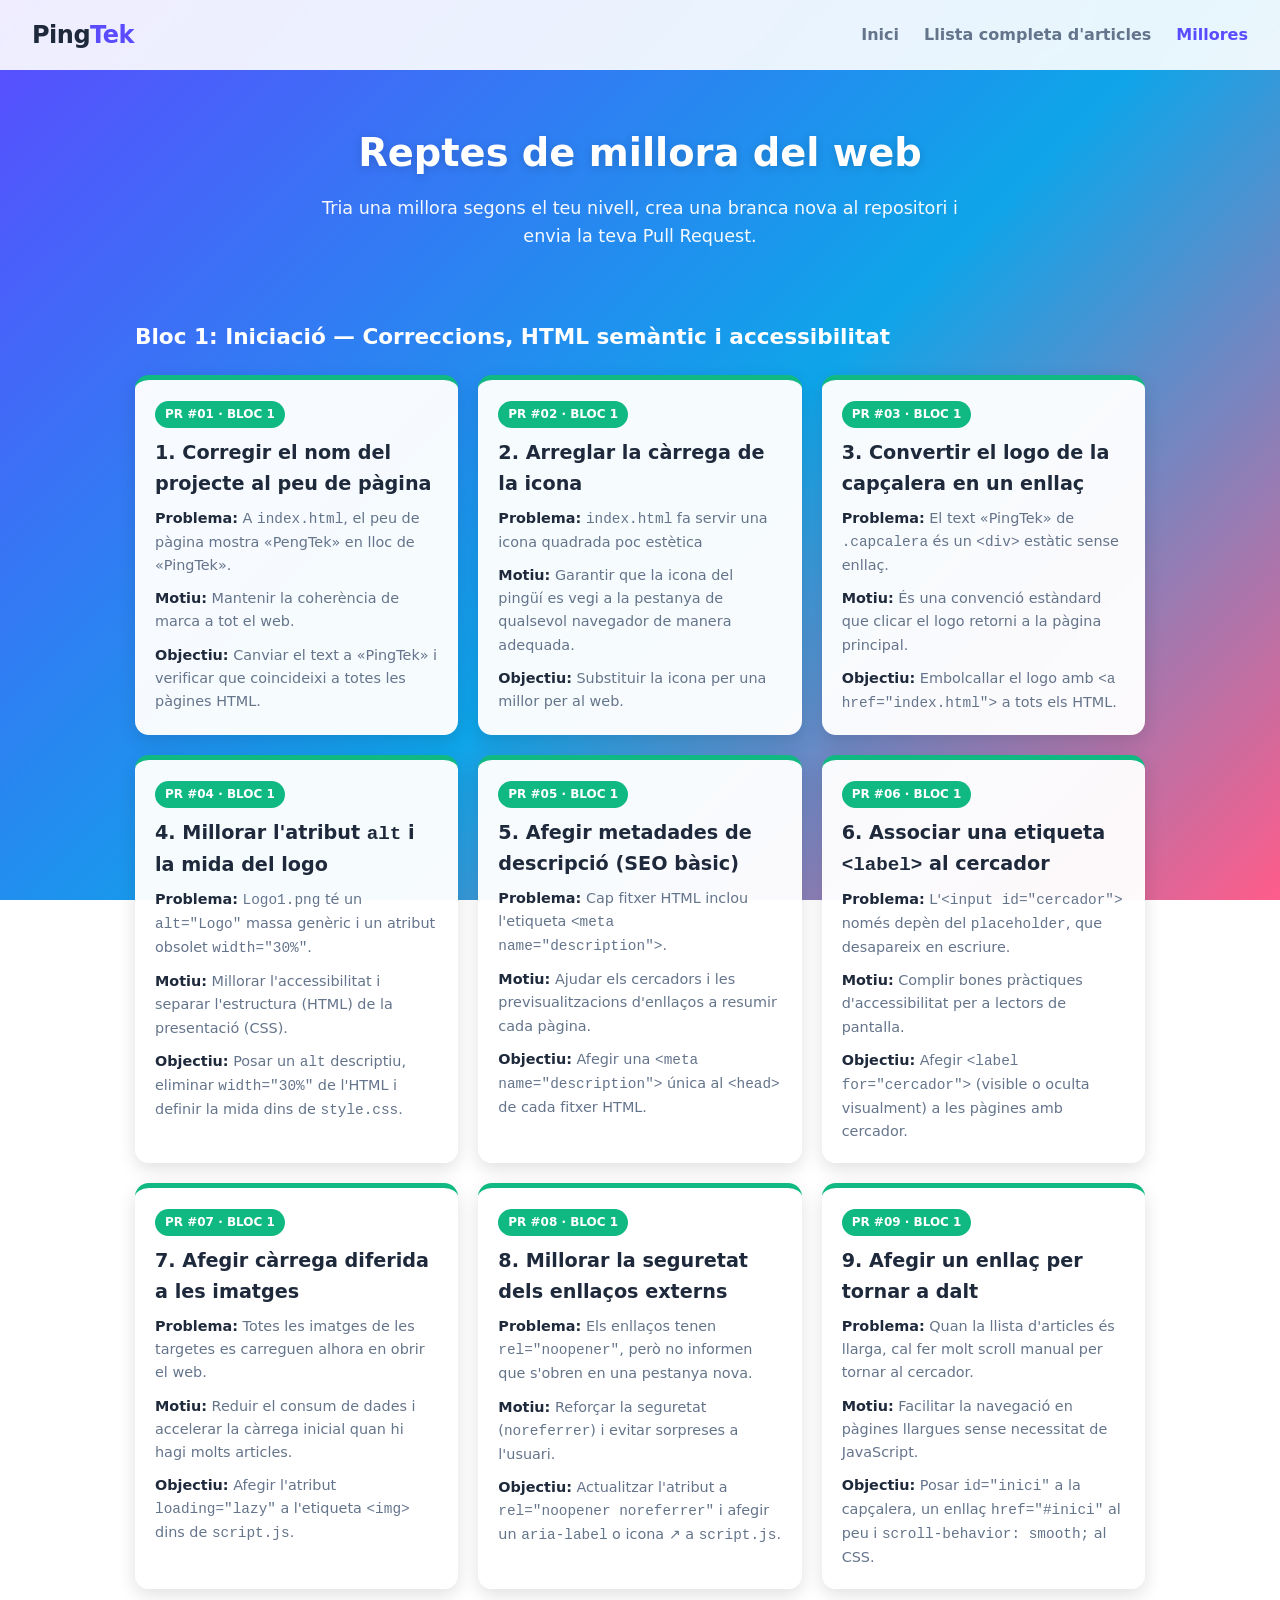
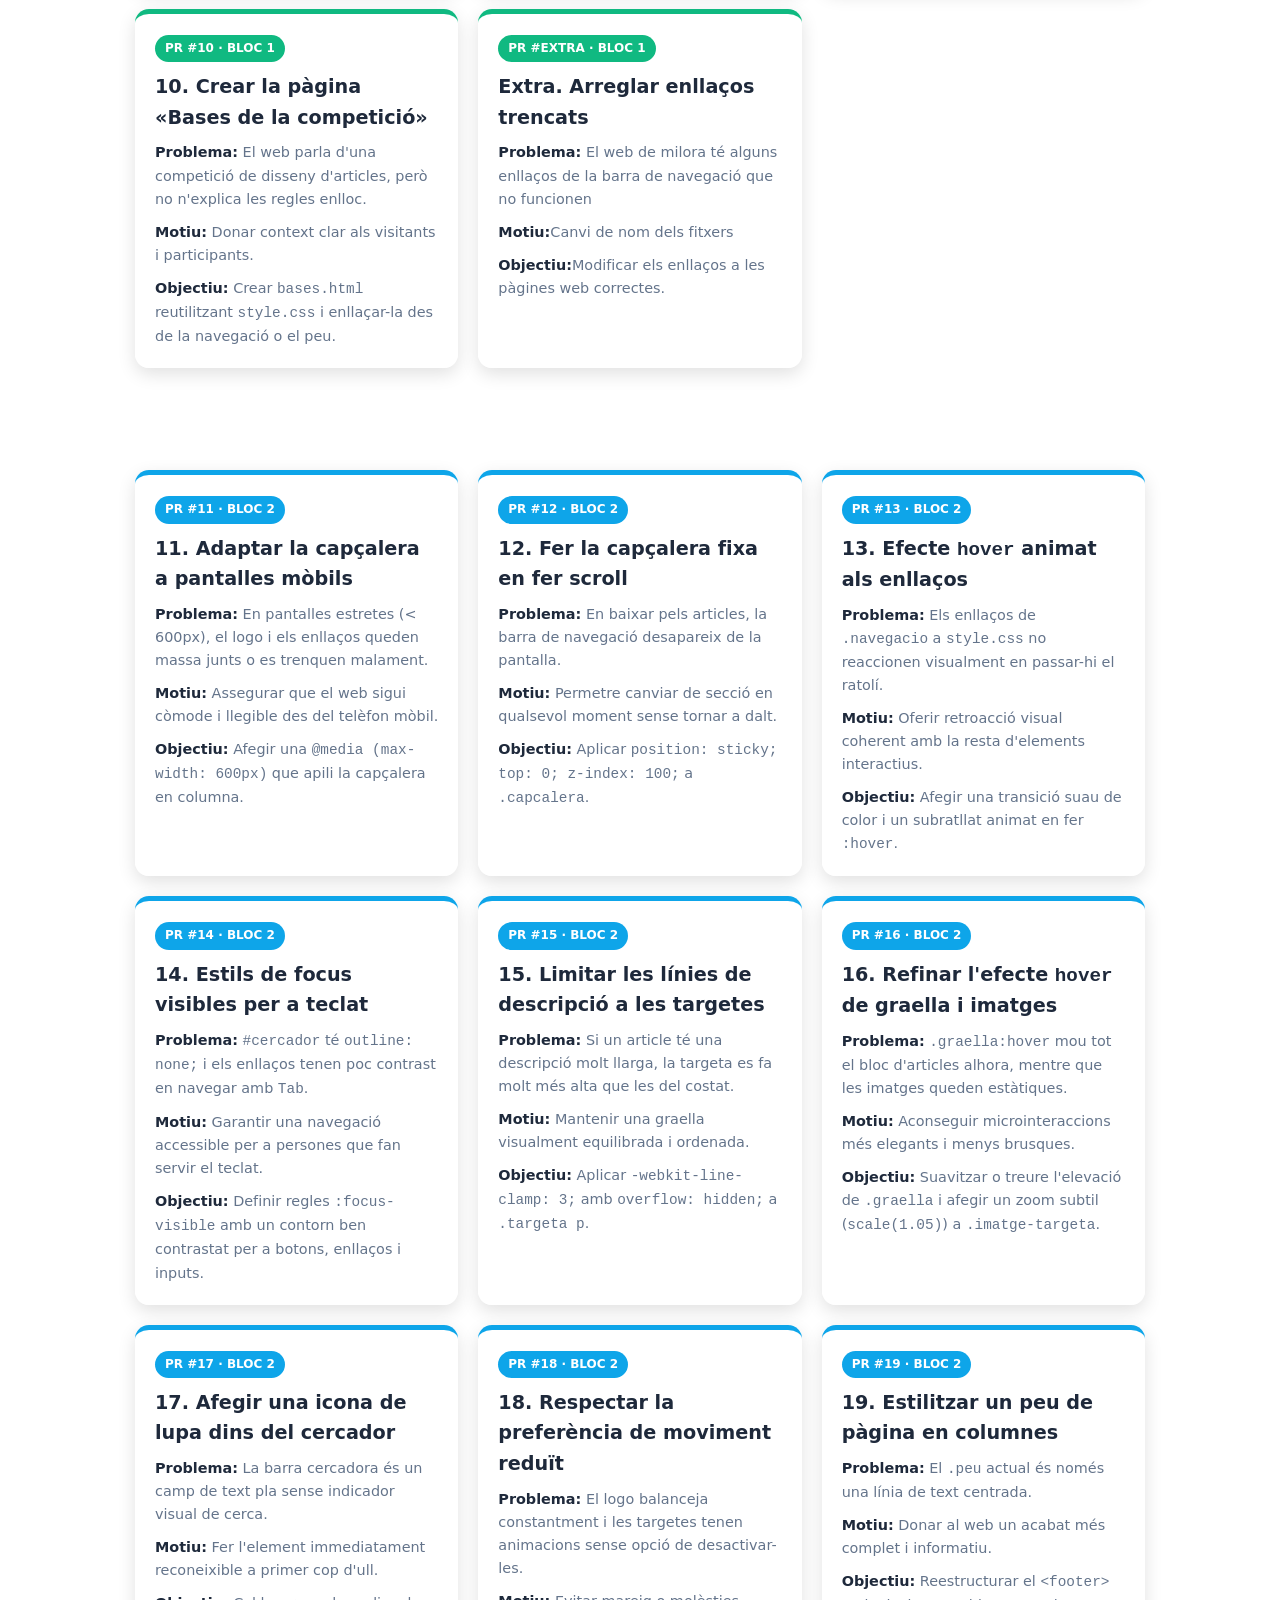
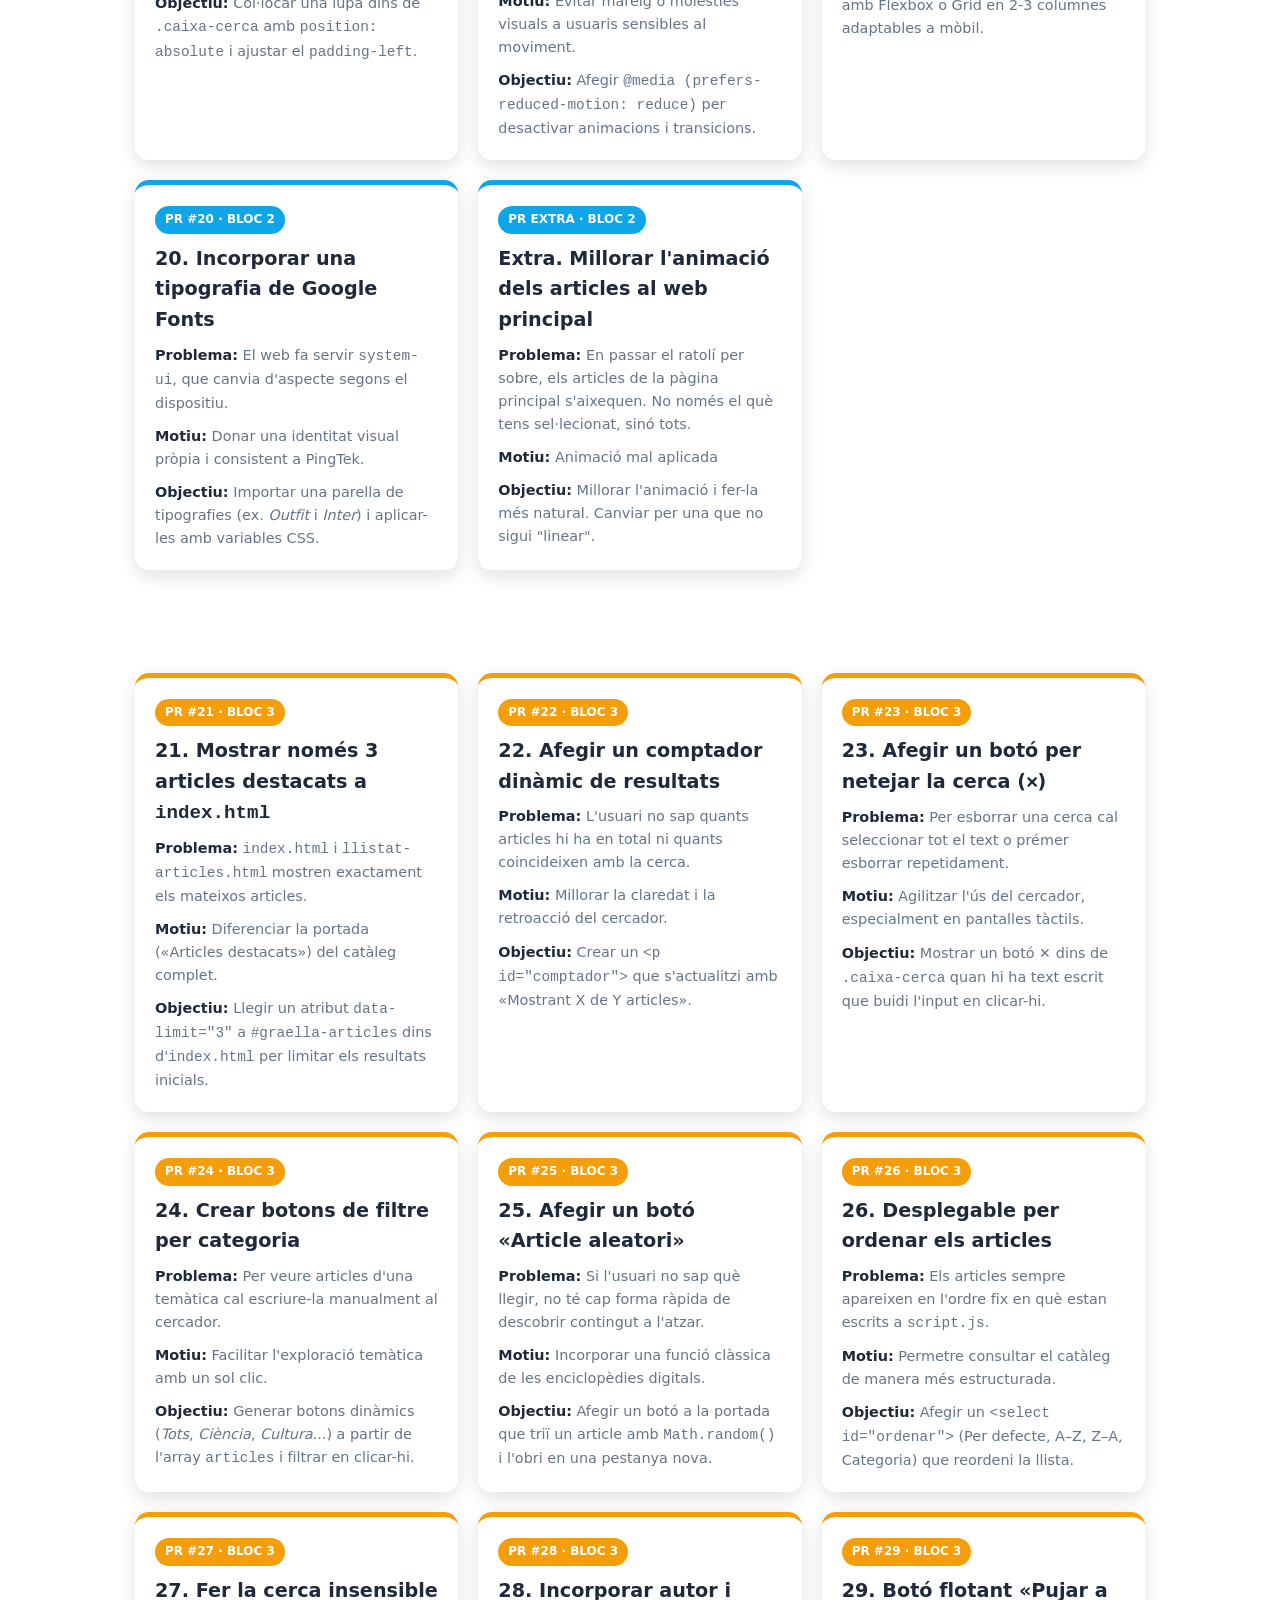
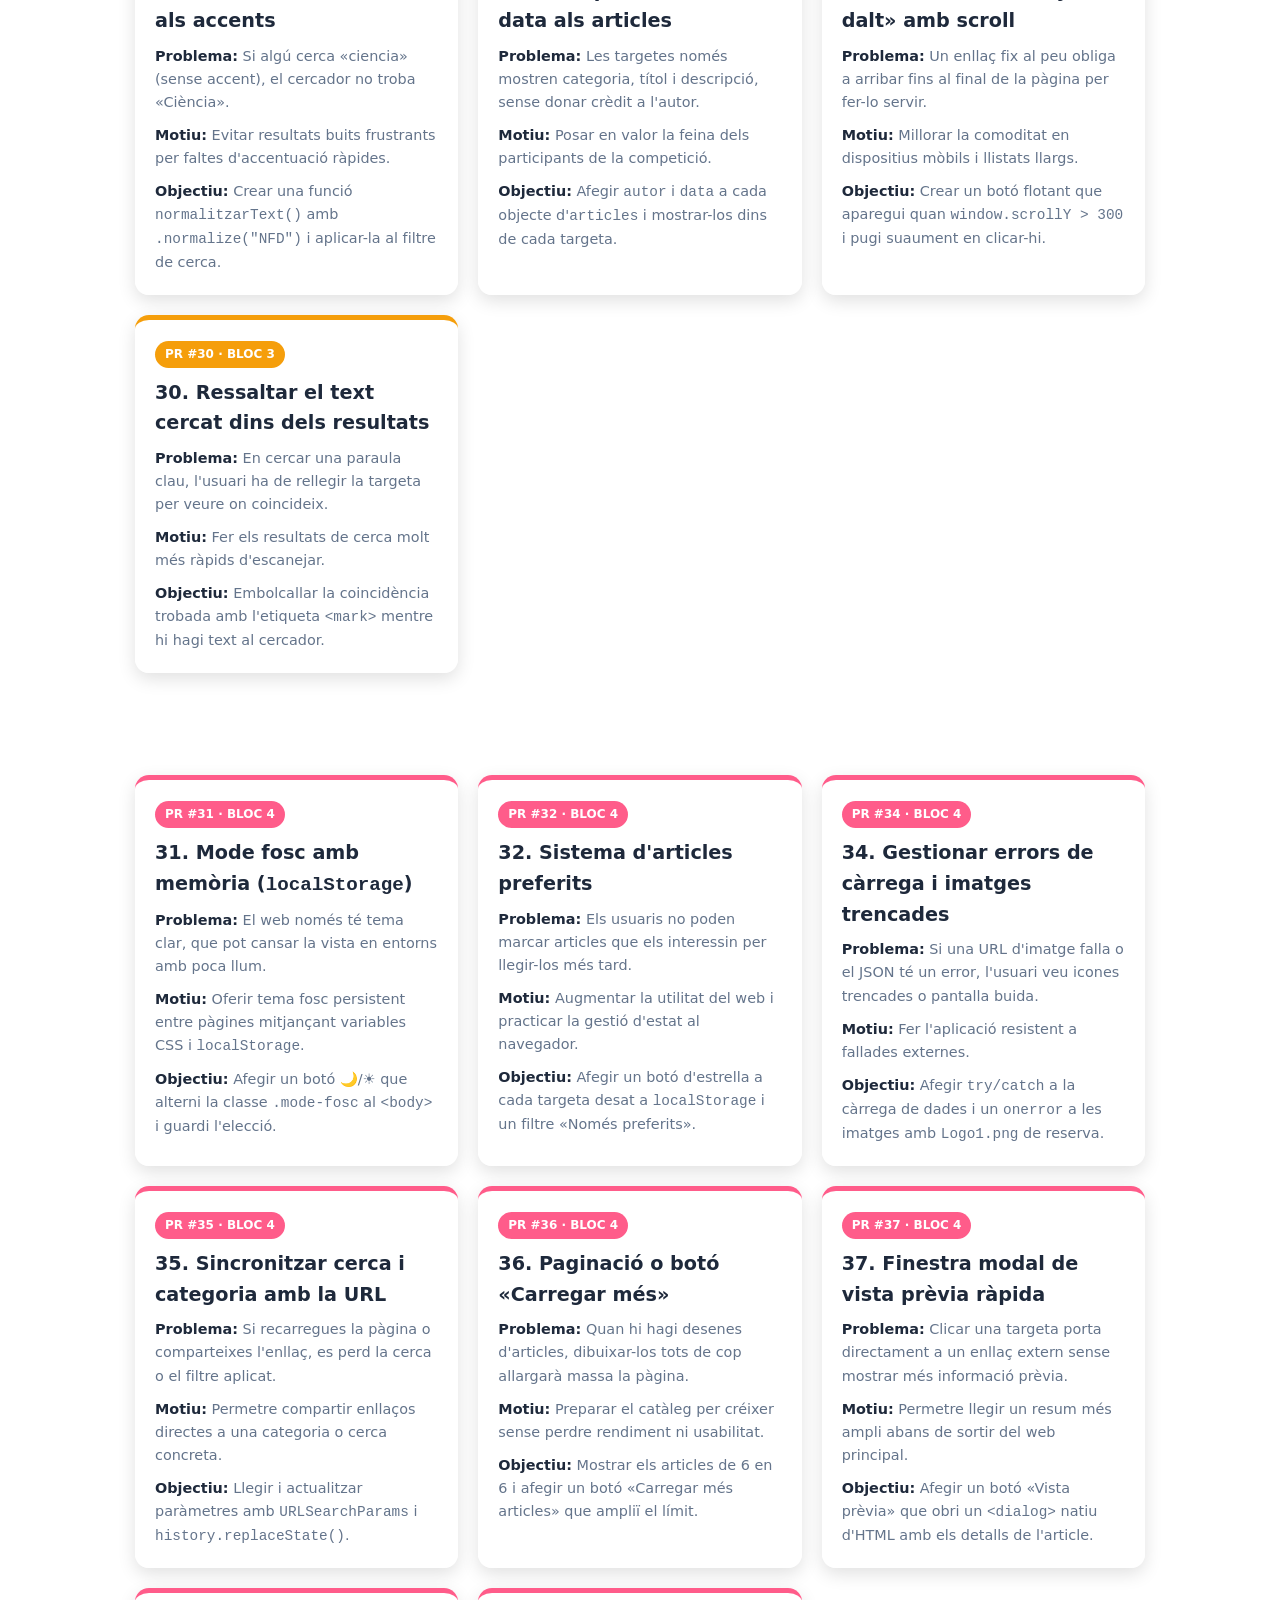
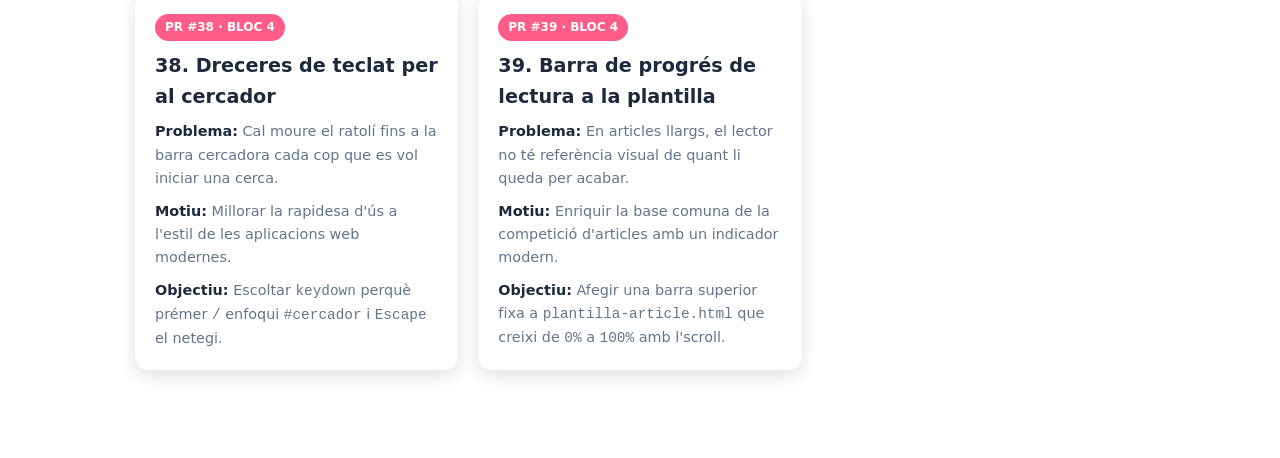
<file: llistat_millores.html>
<!DOCTYPE html>
<html lang="ca">
<head>
  <meta charset="UTF-8">
  <meta name="viewport" content="width=device-width, initial-scale=1.0">
  <title>Llista de millores — PingTek</title>
  <link rel="stylesheet" href="style.css">
  <link rel="icon" href="Logo2.ico">
  <style>
    .titol-bloc { margin-top: 48px; }
    .titol-bloc:first-of-type { margin-top: 0; }
    .targeta p { margin-bottom: 10px; font-size: 0.9rem; }
    .targeta p:last-child { margin-bottom: 0; }
    .targeta strong { color: var(--text); }
  </style>
</head>
<body>

  <header class="capcalera">
    <div class="logo">Ping<span>Tek</span></div>
    <nav class="navegacio">
      <a href="index.html">Inici</a>
      <a href="llistat-articles.html">Llista completa d'articles</a>
      <a href="millores.html" class="actiu">Millores</a>
    </nav>
  </header>

  <section class="portada">
    <h1>Reptes de millora del web</h1>
    <p>Tria una millora segons el teu nivell, crea una branca nova al repositori i envia la teva Pull Request.</p>
  </section>

  <main class="contenidor">

    <h2 class="titol-seccio titol-bloc">Bloc 1: Iniciació — Correccions, HTML semàntic i accessibilitat</h2>
    <div class="graella">

      <article class="targeta" style="border-top-color: #10b981;">
        <div>
          <span class="etiqueta" style="background-color: #10b981;">PR #01 · Bloc 1</span>
          <h3>1. Corregir el nom del projecte al peu de pàgina</h3>
          <p><strong>Problema:</strong> A <code>index.html</code>, el peu de pàgina mostra «PengTek» en lloc de «PingTek».</p>
          <p><strong>Motiu:</strong> Mantenir la coherència de marca a tot el web.</p>
          <p><strong>Objectiu:</strong> Canviar el text a «PingTek» i verificar que coincideixi a totes les pàgines HTML.</p>
        </div>
      </article>

      <article class="targeta" style="border-top-color: #10b981;">
        <div>
          <span class="etiqueta" style="background-color: #10b981;">PR #02 · Bloc 1</span>
          <h3>2. Arreglar la càrrega de la icona</h3>
          <p><strong>Problema:</strong> <code>index.html</code> fa servir una icona quadrada poc estètica</p>
          <p><strong>Motiu:</strong> Garantir que la icona del pingüí es vegi a la pestanya de qualsevol navegador de manera adequada.</p>
          <p><strong>Objectiu:</strong> Substituir la icona per una millor per al web.</p>
        </div>
      </article>

      <article class="targeta" style="border-top-color: #10b981;">
        <div>
          <span class="etiqueta" style="background-color: #10b981;">PR #03 · Bloc 1</span>
          <h3>3. Convertir el logo de la capçalera en un enllaç</h3>
          <p><strong>Problema:</strong> El text «PingTek» de <code>.capcalera</code> és un <code>&lt;div&gt;</code> estàtic sense enllaç.</p>
          <p><strong>Motiu:</strong> És una convenció estàndard que clicar el logo retorni a la pàgina principal.</p>
          <p><strong>Objectiu:</strong> Embolcallar el logo amb <code>&lt;a href="index.html"&gt;</code> a tots els HTML.</p>
        </div>
      </article>

      <article class="targeta" style="border-top-color: #10b981;">
        <div>
          <span class="etiqueta" style="background-color: #10b981;">PR #04 · Bloc 1</span>
          <h3>4. Millorar l'atribut <code>alt</code> i la mida del logo</h3>
          <p><strong>Problema:</strong> <code>Logo1.png</code> té un <code>alt="Logo"</code> massa genèric i un atribut obsolet <code>width="30%"</code>.</p>
          <p><strong>Motiu:</strong> Millorar l'accessibilitat i separar l'estructura (HTML) de la presentació (CSS).</p>
          <p><strong>Objectiu:</strong> Posar un <code>alt</code> descriptiu, eliminar <code>width="30%"</code> de l'HTML i definir la mida dins de <code>style.css</code>.</p>
        </div>
      </article>

      <article class="targeta" style="border-top-color: #10b981;">
        <div>
          <span class="etiqueta" style="background-color: #10b981;">PR #05 · Bloc 1</span>
          <h3>5. Afegir metadades de descripció (SEO bàsic)</h3>
          <p><strong>Problema:</strong> Cap fitxer HTML inclou l'etiqueta <code>&lt;meta name="description"&gt;</code>.</p>
          <p><strong>Motiu:</strong> Ajudar els cercadors i les previsualitzacions d'enllaços a resumir cada pàgina.</p>
          <p><strong>Objectiu:</strong> Afegir una <code>&lt;meta name="description"&gt;</code> única al <code>&lt;head&gt;</code> de cada fitxer HTML.</p>
        </div>
      </article>

      <article class="targeta" style="border-top-color: #10b981;">
        <div>
          <span class="etiqueta" style="background-color: #10b981;">PR #06 · Bloc 1</span>
          <h3>6. Associar una etiqueta <code>&lt;label&gt;</code> al cercador</h3>
          <p><strong>Problema:</strong> L'<code>&lt;input id="cercador"&gt;</code> només depèn del <code>placeholder</code>, que desapareix en escriure.</p>
          <p><strong>Motiu:</strong> Complir bones pràctiques d'accessibilitat per a lectors de pantalla.</p>
          <p><strong>Objectiu:</strong> Afegir <code>&lt;label for="cercador"&gt;</code> (visible o oculta visualment) a les pàgines amb cercador.</p>
        </div>
      </article>

      <article class="targeta" style="border-top-color: #10b981;">
        <div>
          <span class="etiqueta" style="background-color: #10b981;">PR #07 · Bloc 1</span>
          <h3>7. Afegir càrrega diferida a les imatges</h3>
          <p><strong>Problema:</strong> Totes les imatges de les targetes es carreguen alhora en obrir el web.</p>
          <p><strong>Motiu:</strong> Reduir el consum de dades i accelerar la càrrega inicial quan hi hagi molts articles.</p>
          <p><strong>Objectiu:</strong> Afegir l'atribut <code>loading="lazy"</code> a l'etiqueta <code>&lt;img&gt;</code> dins de <code>script.js</code>.</p>
        </div>
      </article>

      <article class="targeta" style="border-top-color: #10b981;">
        <div>
          <span class="etiqueta" style="background-color: #10b981;">PR #08 · Bloc 1</span>
          <h3>8. Millorar la seguretat dels enllaços externs</h3>
          <p><strong>Problema:</strong> Els enllaços tenen <code>rel="noopener"</code>, però no informen que s'obren en una pestanya nova.</p>
          <p><strong>Motiu:</strong> Reforçar la seguretat (<code>noreferrer</code>) i evitar sorpreses a l'usuari.</p>
          <p><strong>Objectiu:</strong> Actualitzar l'atribut a <code>rel="noopener noreferrer"</code> i afegir un <code>aria-label</code> o icona <code>↗</code> a <code>script.js</code>.</p>
        </div>
      </article>

      <article class="targeta" style="border-top-color: #10b981;">
        <div>
          <span class="etiqueta" style="background-color: #10b981;">PR #09 · Bloc 1</span>
          <h3>9. Afegir un enllaç per tornar a dalt</h3>
          <p><strong>Problema:</strong> Quan la llista d'articles és llarga, cal fer molt scroll manual per tornar al cercador.</p>
          <p><strong>Motiu:</strong> Facilitar la navegació en pàgines llargues sense necessitat de JavaScript.</p>
          <p><strong>Objectiu:</strong> Posar <code>id="inici"</code> a la capçalera, un enllaç <code>href="#inici"</code> al peu i <code>scroll-behavior: smooth;</code> al CSS.</p>
        </div>
      </article>

      <article class="targeta" style="border-top-color: #10b981;">
        <div>
          <span class="etiqueta" style="background-color: #10b981;">PR #10 · Bloc 1</span>
          <h3>10. Crear la pàgina «Bases de la competició»</h3>
          <p><strong>Problema:</strong> El web parla d'una competició de disseny d'articles, però no n'explica les regles enlloc.</p>
          <p><strong>Motiu:</strong> Donar context clar als visitants i participants.</p>
          <p><strong>Objectiu:</strong> Crear <code>bases.html</code> reutilitzant <code>style.css</code> i enllaçar-la des de la navegació o el peu.</p>
        </div>
      </article>

      <article class="targeta" style="border-top-color: #10b981;">
        <div>
          <span class="etiqueta" style="background-color: #10b981;">PR #extra · Bloc 1</span>
          <h3>Extra. Arreglar enllaços trencats</h3>
          <p><strong>Problema:</strong> El web de milora té alguns enllaços de la barra de navegació que no funcionen</p>
          <p><strong>Motiu:</strong>Canvi de nom dels fitxers</p>
          <p><strong>Objectiu:</strong>Modificar els enllaços a les pàgines web correctes.</p>
        </div>
      </article>

    </div>

    <!-- BLOC 2 -->
    <h2 class="titol-seccio titol-bloc">Bloc 2: CSS i Disseny Responsiu — Poliment visual</h2>
    <div class="graella">

      <article class="targeta" style="border-top-color: #0ea5e9;">
        <div>
          <span class="etiqueta" style="background-color: #0ea5e9;">PR #11 · Bloc 2</span>
          <h3>11. Adaptar la capçalera a pantalles mòbils</h3>
          <p><strong>Problema:</strong> En pantalles estretes (&lt; 600px), el logo i els enllaços queden massa junts o es trenquen malament.</p>
          <p><strong>Motiu:</strong> Assegurar que el web sigui còmode i llegible des del telèfon mòbil.</p>
          <p><strong>Objectiu:</strong> Afegir una <code>@media (max-width: 600px)</code> que apili la capçalera en columna.</p>
        </div>
      </article>

      <article class="targeta" style="border-top-color: #0ea5e9;">
        <div>
          <span class="etiqueta" style="background-color: #0ea5e9;">PR #12 · Bloc 2</span>
          <h3>12. Fer la capçalera fixa en fer scroll</h3>
          <p><strong>Problema:</strong> En baixar pels articles, la barra de navegació desapareix de la pantalla.</p>
          <p><strong>Motiu:</strong> Permetre canviar de secció en qualsevol moment sense tornar a dalt.</p>
          <p><strong>Objectiu:</strong> Aplicar <code>position: sticky; top: 0; z-index: 100;</code> a <code>.capcalera</code>.</p>
        </div>
      </article>

      <article class="targeta" style="border-top-color: #0ea5e9;">
        <div>
          <span class="etiqueta" style="background-color: #0ea5e9;">PR #13 · Bloc 2</span>
          <h3>13. Efecte <code>hover</code> animat als enllaços</h3>
          <p><strong>Problema:</strong> Els enllaços de <code>.navegacio</code> a <code>style.css</code> no reaccionen visualment en passar-hi el ratolí.</p>
          <p><strong>Motiu:</strong> Oferir retroacció visual coherent amb la resta d'elements interactius.</p>
          <p><strong>Objectiu:</strong> Afegir una transició suau de color i un subratllat animat en fer <code>:hover</code>.</p>
        </div>
      </article>

      <article class="targeta" style="border-top-color: #0ea5e9;">
        <div>
          <span class="etiqueta" style="background-color: #0ea5e9;">PR #14 · Bloc 2</span>
          <h3>14. Estils de focus visibles per a teclat</h3>
          <p><strong>Problema:</strong> <code>#cercador</code> té <code>outline: none;</code> i els enllaços tenen poc contrast en navegar amb <code>Tab</code>.</p>
          <p><strong>Motiu:</strong> Garantir una navegació accessible per a persones que fan servir el teclat.</p>
          <p><strong>Objectiu:</strong> Definir regles <code>:focus-visible</code> amb un contorn ben contrastat per a botons, enllaços i inputs.</p>
        </div>
      </article>

      <article class="targeta" style="border-top-color: #0ea5e9;">
        <div>
          <span class="etiqueta" style="background-color: #0ea5e9;">PR #15 · Bloc 2</span>
          <h3>15. Limitar les línies de descripció a les targetes</h3>
          <p><strong>Problema:</strong> Si un article té una descripció molt llarga, la targeta es fa molt més alta que les del costat.</p>
          <p><strong>Motiu:</strong> Mantenir una graella visualment equilibrada i ordenada.</p>
          <p><strong>Objectiu:</strong> Aplicar <code>-webkit-line-clamp: 3;</code> amb <code>overflow: hidden;</code> a <code>.targeta p</code>.</p>
        </div>
      </article>

      <article class="targeta" style="border-top-color: #0ea5e9;">
        <div>
          <span class="etiqueta" style="background-color: #0ea5e9;">PR #16 · Bloc 2</span>
          <h3>16. Refinar l'efecte <code>hover</code> de graella i imatges</h3>
          <p><strong>Problema:</strong> <code>.graella:hover</code> mou tot el bloc d'articles alhora, mentre que les imatges queden estàtiques.</p>
          <p><strong>Motiu:</strong> Aconseguir microinteraccions més elegants i menys brusques.</p>
          <p><strong>Objectiu:</strong> Suavitzar o treure l'elevació de <code>.graella</code> i afegir un zoom subtil (<code>scale(1.05)</code>) a <code>.imatge-targeta</code>.</p>
        </div>
      </article>

      <article class="targeta" style="border-top-color: #0ea5e9;">
        <div>
          <span class="etiqueta" style="background-color: #0ea5e9;">PR #17 · Bloc 2</span>
          <h3>17. Afegir una icona de lupa dins del cercador</h3>
          <p><strong>Problema:</strong> La barra cercadora és un camp de text pla sense indicador visual de cerca.</p>
          <p><strong>Motiu:</strong> Fer l'element immediatament reconeixible a primer cop d'ull.</p>
          <p><strong>Objectiu:</strong> Col·locar una lupa dins de <code>.caixa-cerca</code> amb <code>position: absolute</code> i ajustar el <code>padding-left</code>.</p>
        </div>
      </article>

      <article class="targeta" style="border-top-color: #0ea5e9;">
        <div>
          <span class="etiqueta" style="background-color: #0ea5e9;">PR #18 · Bloc 2</span>
          <h3>18. Respectar la preferència de moviment reduït</h3>
          <p><strong>Problema:</strong> El logo balanceja constantment i les targetes tenen animacions sense opció de desactivar-les.</p>
          <p><strong>Motiu:</strong> Evitar mareig o molèsties visuals a usuaris sensibles al moviment.</p>
          <p><strong>Objectiu:</strong> Afegir <code>@media (prefers-reduced-motion: reduce)</code> per desactivar animacions i transicions.</p>
        </div>
      </article>

      <article class="targeta" style="border-top-color: #0ea5e9;">
        <div>
          <span class="etiqueta" style="background-color: #0ea5e9;">PR #19 · Bloc 2</span>
          <h3>19. Estilitzar un peu de pàgina en columnes</h3>
          <p><strong>Problema:</strong> El <code>.peu</code> actual és només una línia de text centrada.</p>
          <p><strong>Motiu:</strong> Donar al web un acabat més complet i informatiu.</p>
          <p><strong>Objectiu:</strong> Reestructurar el <code>&lt;footer&gt;</code> amb Flexbox o Grid en 2-3 columnes adaptables a mòbil.</p>
        </div>
      </article>

      <article class="targeta" style="border-top-color: #0ea5e9;">
        <div>
          <span class="etiqueta" style="background-color: #0ea5e9;">PR #20 · Bloc 2</span>
          <h3>20. Incorporar una tipografia de Google Fonts</h3>
          <p><strong>Problema:</strong> El web fa servir <code>system-ui</code>, que canvia d'aspecte segons el dispositiu.</p>
          <p><strong>Motiu:</strong> Donar una identitat visual pròpia i consistent a PingTek.</p>
          <p><strong>Objectiu:</strong> Importar una parella de tipografies (ex. <em>Outfit</em> i <em>Inter</em>) i aplicar-les amb variables CSS.</p>
        </div>
      </article>

      <article class="targeta" style="border-top-color: #0ea5e9;">
        <div>
          <span class="etiqueta" style="background-color: #0ea5e9;">PR extra · Bloc 2</span>
          <h3>Extra. Millorar l'animació dels articles al web principal</h3>
          <p><strong>Problema:</strong> En passar el ratolí per sobre, els articles de la pàgina principal s'aixequen. No només el què tens sel·lecionat, sinó tots.</p>
          <p><strong>Motiu:</strong> Animació mal aplicada</p>
          <p><strong>Objectiu:</strong> Millorar l'animació i fer-la més natural. Canviar per una que no sigui "linear".</p>
        </div>
      </article>

    </div>

    <!-- BLOC 3 -->
    <h2 class="titol-seccio titol-bloc">Bloc 3: JavaScript Bàsic i Intermedi — Interactivitat</h2>
    <div class="graella">

      <article class="targeta" style="border-top-color: #f59e0b;">
        <div>
          <span class="etiqueta" style="background-color: #f59e0b;">PR #21 · Bloc 3</span>
          <h3>21. Mostrar només 3 articles destacats a <code>index.html</code></h3>
          <p><strong>Problema:</strong> <code>index.html</code> i <code>llistat-articles.html</code> mostren exactament els mateixos articles.</p>
          <p><strong>Motiu:</strong> Diferenciar la portada («Articles destacats») del catàleg complet.</p>
          <p><strong>Objectiu:</strong> Llegir un atribut <code>data-limit="3"</code> a <code>#graella-articles</code> dins d'<code>index.html</code> per limitar els resultats inicials.</p>
        </div>
      </article>

      <article class="targeta" style="border-top-color: #f59e0b;">
        <div>
          <span class="etiqueta" style="background-color: #f59e0b;">PR #22 · Bloc 3</span>
          <h3>22. Afegir un comptador dinàmic de resultats</h3>
          <p><strong>Problema:</strong> L'usuari no sap quants articles hi ha en total ni quants coincideixen amb la cerca.</p>
          <p><strong>Motiu:</strong> Millorar la claredat i la retroacció del cercador.</p>
          <p><strong>Objectiu:</strong> Crear un <code>&lt;p id="comptador"&gt;</code> que s'actualitzi amb «Mostrant X de Y articles».</p>
        </div>
      </article>

      <article class="targeta" style="border-top-color: #f59e0b;">
        <div>
          <span class="etiqueta" style="background-color: #f59e0b;">PR #23 · Bloc 3</span>
          <h3>23. Afegir un botó per netejar la cerca (<code>✕</code>)</h3>
          <p><strong>Problema:</strong> Per esborrar una cerca cal seleccionar tot el text o prémer esborrar repetidament.</p>
          <p><strong>Motiu:</strong> Agilitzar l'ús del cercador, especialment en pantalles tàctils.</p>
          <p><strong>Objectiu:</strong> Mostrar un botó <code>✕</code> dins de <code>.caixa-cerca</code> quan hi ha text escrit que buidi l'input en clicar-hi.</p>
        </div>
      </article>

      <article class="targeta" style="border-top-color: #f59e0b;">
        <div>
          <span class="etiqueta" style="background-color: #f59e0b;">PR #24 · Bloc 3</span>
          <h3>24. Crear botons de filtre per categoria</h3>
          <p><strong>Problema:</strong> Per veure articles d'una temàtica cal escriure-la manualment al cercador.</p>
          <p><strong>Motiu:</strong> Facilitar l'exploració temàtica amb un sol clic.</p>
          <p><strong>Objectiu:</strong> Generar botons dinàmics (<em>Tots</em>, <em>Ciència</em>, <em>Cultura</em>...) a partir de l'array <code>articles</code> i filtrar en clicar-hi.</p>
        </div>
      </article>

      <article class="targeta" style="border-top-color: #f59e0b;">
        <div>
          <span class="etiqueta" style="background-color: #f59e0b;">PR #25 · Bloc 3</span>
          <h3>25. Afegir un botó «Article aleatori»</h3>
          <p><strong>Problema:</strong> Si l'usuari no sap què llegir, no té cap forma ràpida de descobrir contingut a l'atzar.</p>
          <p><strong>Motiu:</strong> Incorporar una funció clàssica de les enciclopèdies digitals.</p>
          <p><strong>Objectiu:</strong> Afegir un botó a la portada que triï un article amb <code>Math.random()</code> i l'obri en una pestanya nova.</p>
        </div>
      </article>

      <article class="targeta" style="border-top-color: #f59e0b;">
        <div>
          <span class="etiqueta" style="background-color: #f59e0b;">PR #26 · Bloc 3</span>
          <h3>26. Desplegable per ordenar els articles</h3>
          <p><strong>Problema:</strong> Els articles sempre apareixen en l'ordre fix en què estan escrits a <code>script.js</code>.</p>
          <p><strong>Motiu:</strong> Permetre consultar el catàleg de manera més estructurada.</p>
          <p><strong>Objectiu:</strong> Afegir un <code>&lt;select id="ordenar"&gt;</code> (Per defecte, A–Z, Z–A, Categoria) que reordeni la llista.</p>
        </div>
      </article>

      <article class="targeta" style="border-top-color: #f59e0b;">
        <div>
          <span class="etiqueta" style="background-color: #f59e0b;">PR #27 · Bloc 3</span>
          <h3>27. Fer la cerca insensible als accents</h3>
          <p><strong>Problema:</strong> Si algú cerca «ciencia» (sense accent), el cercador no troba «Ciència».</p>
          <p><strong>Motiu:</strong> Evitar resultats buits frustrants per faltes d'accentuació ràpides.</p>
          <p><strong>Objectiu:</strong> Crear una funció <code>normalitzarText()</code> amb <code>.normalize("NFD")</code> i aplicar-la al filtre de cerca.</p>
        </div>
      </article>

      <article class="targeta" style="border-top-color: #f59e0b;">
        <div>
          <span class="etiqueta" style="background-color: #f59e0b;">PR #28 · Bloc 3</span>
          <h3>28. Incorporar autor i data als articles</h3>
          <p><strong>Problema:</strong> Les targetes només mostren categoria, títol i descripció, sense donar crèdit a l'autor.</p>
          <p><strong>Motiu:</strong> Posar en valor la feina dels participants de la competició.</p>
          <p><strong>Objectiu:</strong> Afegir <code>autor</code> i <code>data</code> a cada objecte d'<code>articles</code> i mostrar-los dins de cada targeta.</p>
        </div>
      </article>

      <article class="targeta" style="border-top-color: #f59e0b;">
        <div>
          <span class="etiqueta" style="background-color: #f59e0b;">PR #29 · Bloc 3</span>
          <h3>29. Botó flotant «Pujar a dalt» amb scroll</h3>
          <p><strong>Problema:</strong> Un enllaç fix al peu obliga a arribar fins al final de la pàgina per fer-lo servir.</p>
          <p><strong>Motiu:</strong> Millorar la comoditat en dispositius mòbils i llistats llargs.</p>
          <p><strong>Objectiu:</strong> Crear un botó flotant que aparegui quan <code>window.scrollY &gt; 300</code> i pugi suaument en clicar-hi.</p>
        </div>
      </article>

      <article class="targeta" style="border-top-color: #f59e0b;">
        <div>
          <span class="etiqueta" style="background-color: #f59e0b;">PR #30 · Bloc 3</span>
          <h3>30. Ressaltar el text cercat dins dels resultats</h3>
          <p><strong>Problema:</strong> En cercar una paraula clau, l'usuari ha de rellegir la targeta per veure on coincideix.</p>
          <p><strong>Motiu:</strong> Fer els resultats de cerca molt més ràpids d'escanejar.</p>
          <p><strong>Objectiu:</strong> Embolcallar la coincidència trobada amb l'etiqueta <code>&lt;mark&gt;</code> mentre hi hagi text al cercador.</p>
        </div>
      </article>

    </div>

    <!-- BLOC 4 -->
    <h2 class="titol-seccio titol-bloc">Bloc 4: JavaScript Avançat i Arquitectura</h2>
    <div class="graella">

      <article class="targeta" style="border-top-color: #ff5c8a;">
        <div>
          <span class="etiqueta" style="background-color: #ff5c8a;">PR #31 · Bloc 4</span>
          <h3>31. Mode fosc amb memòria (<code>localStorage</code>)</h3>
          <p><strong>Problema:</strong> El web només té tema clar, que pot cansar la vista en entorns amb poca llum.</p>
          <p><strong>Motiu:</strong> Oferir tema fosc persistent entre pàgines mitjançant variables CSS i <code>localStorage</code>.</p>
          <p><strong>Objectiu:</strong> Afegir un botó 🌙/☀️ que alterni la classe <code>.mode-fosc</code> al <code>&lt;body&gt;</code> i guardi l'elecció.</p>
        </div>
      </article>

      <article class="targeta" style="border-top-color: #ff5c8a;">
        <div>
          <span class="etiqueta" style="background-color: #ff5c8a;">PR #32 · Bloc 4</span>
          <h3>32. Sistema d'articles preferits</h3>
          <p><strong>Problema:</strong> Els usuaris no poden marcar articles que els interessin per llegir-los més tard.</p>
          <p><strong>Motiu:</strong> Augmentar la utilitat del web i practicar la gestió d'estat al navegador.</p>
          <p><strong>Objectiu:</strong> Afegir un botó d'estrella a cada targeta desat a <code>localStorage</code> i un filtre «Només preferits».</p>
        </div>
      </article>

      <article class="targeta" style="border-top-color: #ff5c8a;">
        <div>
          <span class="etiqueta" style="background-color: #ff5c8a;">PR #34 · Bloc 4</span>
          <h3>34. Gestionar errors de càrrega i imatges trencades</h3>
          <p><strong>Problema:</strong> Si una URL d'imatge falla o el JSON té un error, l'usuari veu icones trencades o pantalla buida.</p>
          <p><strong>Motiu:</strong> Fer l'aplicació resistent a fallades externes.</p>
          <p><strong>Objectiu:</strong> Afegir <code>try/catch</code> a la càrrega de dades i un <code>onerror</code> a les imatges amb <code>Logo1.png</code> de reserva.</p>
        </div>
      </article>

      <article class="targeta" style="border-top-color: #ff5c8a;">
        <div>
          <span class="etiqueta" style="background-color: #ff5c8a;">PR #35 · Bloc 4</span>
          <h3>35. Sincronitzar cerca i categoria amb la URL</h3>
          <p><strong>Problema:</strong> Si recarregues la pàgina o comparteixes l'enllaç, es perd la cerca o el filtre aplicat.</p>
          <p><strong>Motiu:</strong> Permetre compartir enllaços directes a una categoria o cerca concreta.</p>
          <p><strong>Objectiu:</strong> Llegir i actualitzar paràmetres amb <code>URLSearchParams</code> i <code>history.replaceState()</code>.</p>
        </div>
      </article>

      <article class="targeta" style="border-top-color: #ff5c8a;">
        <div>
          <span class="etiqueta" style="background-color: #ff5c8a;">PR #36 · Bloc 4</span>
          <h3>36. Paginació o botó «Carregar més»</h3>
          <p><strong>Problema:</strong> Quan hi hagi desenes d'articles, dibuixar-los tots de cop allargarà massa la pàgina.</p>
          <p><strong>Motiu:</strong> Preparar el catàleg per créixer sense perdre rendiment ni usabilitat.</p>
          <p><strong>Objectiu:</strong> Mostrar els articles de 6 en 6 i afegir un botó «Carregar més articles» que ampliï el límit.</p>
        </div>
      </article>

      <article class="targeta" style="border-top-color: #ff5c8a;">
        <div>
          <span class="etiqueta" style="background-color: #ff5c8a;">PR #37 · Bloc 4</span>
          <h3>37. Finestra modal de vista prèvia ràpida</h3>
          <p><strong>Problema:</strong> Clicar una targeta porta directament a un enllaç extern sense mostrar més informació prèvia.</p>
          <p><strong>Motiu:</strong> Permetre llegir un resum més ampli abans de sortir del web principal.</p>
          <p><strong>Objectiu:</strong> Afegir un botó «Vista prèvia» que obri un <code>&lt;dialog&gt;</code> natiu d'HTML amb els detalls de l'article.</p>
        </div>
      </article>

      <article class="targeta" style="border-top-color: #ff5c8a;">
        <div>
          <span class="etiqueta" style="background-color: #ff5c8a;">PR #38 · Bloc 4</span>
          <h3>38. Dreceres de teclat per al cercador</h3>
          <p><strong>Problema:</strong> Cal moure el ratolí fins a la barra cercadora cada cop que es vol iniciar una cerca.</p>
          <p><strong>Motiu:</strong> Millorar la rapidesa d'ús a l'estil de les aplicacions web modernes.</p>
          <p><strong>Objectiu:</strong> Escoltar <code>keydown</code> perquè prémer <code>/</code> enfoqui <code>#cercador</code> i <code>Escape</code> el netegi.</p>
        </div>
      </article>

      <article class="targeta" style="border-top-color: #ff5c8a;">
        <div>
          <span class="etiqueta" style="background-color: #ff5c8a;">PR #39 · Bloc 4</span>
          <h3>39. Barra de progrés de lectura a la plantilla</h3>
          <p><strong>Problema:</strong> En articles llargs, el lector no té referència visual de quant li queda per acabar.</p>
          <p><strong>Motiu:</strong> Enriquir la base comuna de la competició d'articles amb un indicador modern.</p>
          <p><strong>Objectiu:</strong> Afegir una barra superior fixa a <code>plantilla-article.html</code> que creixi de <code>0%</code> a <code>100%</code> amb l'scroll.</p>
        </div>
      </article>

    </div>

  </main>

  <footer class="peu">
    <p>PingTek · Projecte d'aprenentatge web</p>
  </footer>

</body>
</html>
</file>
<file: style.css>
:root {
  --blanc: #ffffff;
  --text: #1e293b;
  --text-suau: #64748b;
  --primari: #5b4bff;
  --vora: #e2e8f0;
}

* { box-sizing: border-box; margin: 0; padding: 0; }

body {
  font-family: system-ui, -apple-system, sans-serif;
  background: linear-gradient(135deg, #5b4bff 0%, #0ea5e9 55%, #ff5c8a 100%);
  background-attachment: fixed;
  min-height: 100vh;
  color: var(--text);
  line-height: 1.6;
}

.capcalera {
  background-color: rgba(255, 255, 255, 0.9);
  backdrop-filter: blur(8px);
  padding: 16px 32px;
  display: flex;
  justify-content: space-between;
  align-items: center;
}

.logo { font-size: 1.5rem; font-weight: 800; letter-spacing: -0.5px; }
.logo span { color: var(--primari); }

.navegacio a {
  text-decoration: none;
  color: var(--text-suau);
  font-weight: 600;
  margin-left: 20px;
}

.navegacio a.actiu { color: var(--primari); }

.portada {
  text-align: center;
  padding: 52px 20px 44px;
  max-width: 720px;
  margin: 0 auto;
  color: var(--blanc);
}

.portada img {
  border-radius: 40%;
  border: 4px solid var(--blanc);
  box-shadow: 0 10px 25px rgba(0, 0, 0, 0.2);
  margin-bottom: 16px;
  animation: balanceig 3.5s ease-in-out infinite alternate;
}

.portada h1 {
  font-size: 2.4rem;
  margin-bottom: 10px;
  text-shadow: 0 2px 10px rgba(0, 0, 0, 0.15);
}

.portada p { margin-bottom: 26px; font-size: 1.1rem; opacity: 0.95; }

#cercador {
  width: 100%;
  max-width: 520px;
  padding: 14px 22px;
  font-size: 1rem;
  border: 2px solid transparent;
  border-radius: 999px;
  outline: none;
  box-shadow: 0 8px 20px rgba(0, 0, 0, 0.15);
}

#cercador:focus { border-color: var(--primari); }

.contenidor { max-width: 1050px; margin: 0 auto 60px; padding: 0 20px; }
.titol-seccio { font-size: 1.35rem; margin-bottom: 20px; color: var(--blanc); }

.graella {
  display: grid;
  grid-template-columns: repeat(auto-fit, minmax(260px, 1fr));
  gap: 20px;
  transition: transform 0.3s ease;
}

.graella:hover { transform: translateY(-4px) scale(1.01); }

.targeta {
  background-color: rgba(255, 255, 255, 0.96);
  border-top: 5px solid var(--primari);
  border-radius: 14px;
  padding: 20px;
  display: flex;
  flex-direction: column;
  justify-content: space-between;
  box-shadow: 0 6px 18px rgba(0, 0, 0, 0.12);
  opacity: 0;
  animation: apareixer 0.5s ease forwards;
  transition: transform 0.25s ease, box-shadow 0.25s ease;
}

.targeta:hover {
  transform: translateY(-6px) scale(1.03);
  box-shadow: 0 14px 28px rgba(0, 0, 0, 0.22);
}

.imatge-targeta {
  width: 100%;
  height: 155px;
  object-fit: cover;
  border-radius: 10px;
  margin-bottom: 14px;
}

.etiqueta {
  display: inline-block;
  font-size: 0.75rem;
  font-weight: 700;
  text-transform: uppercase;
  padding: 4px 10px;
  border-radius: 999px;
  margin-bottom: 10px;
  color: var(--blanc);
}

.targeta h3 { font-size: 1.2rem; margin-bottom: 8px; }
.targeta p { font-size: 0.95rem; color: var(--text-suau); margin-bottom: 18px; }
.boto-llegir { text-decoration: none; color: var(--primari); font-weight: 700; font-size: 0.9rem; }
.missatge-buit { text-align: center; color: var(--blanc); padding: 40px 0; }
.amagat { display: none; }

.peu {
  text-align: center;
  padding: 24px;
  color: var(--blanc);
  font-size: 0.9rem;
  border-top: 1px solid rgba(255, 255, 255, 0.25);
}

/* Animacions */
@keyframes balanceig { from { transform: rotate(-6deg); } to { transform: rotate(6deg); } }
@keyframes apareixer { from { opacity: 0; translate: 0 24px; } to { opacity: 1; translate: 0 0; } }

.accions-plantilla { display: flex; flex-wrap: wrap; align-items: center; gap: 14px; }
.boto-descarrega { text-decoration: none; background: var(--primari); color: var(--blanc); padding: 6px 14px; border-radius: 999px; font-size: 0.85rem; font-weight: 600; }
.boto-descarrega:hover { opacity: 0.85; }
</file>
